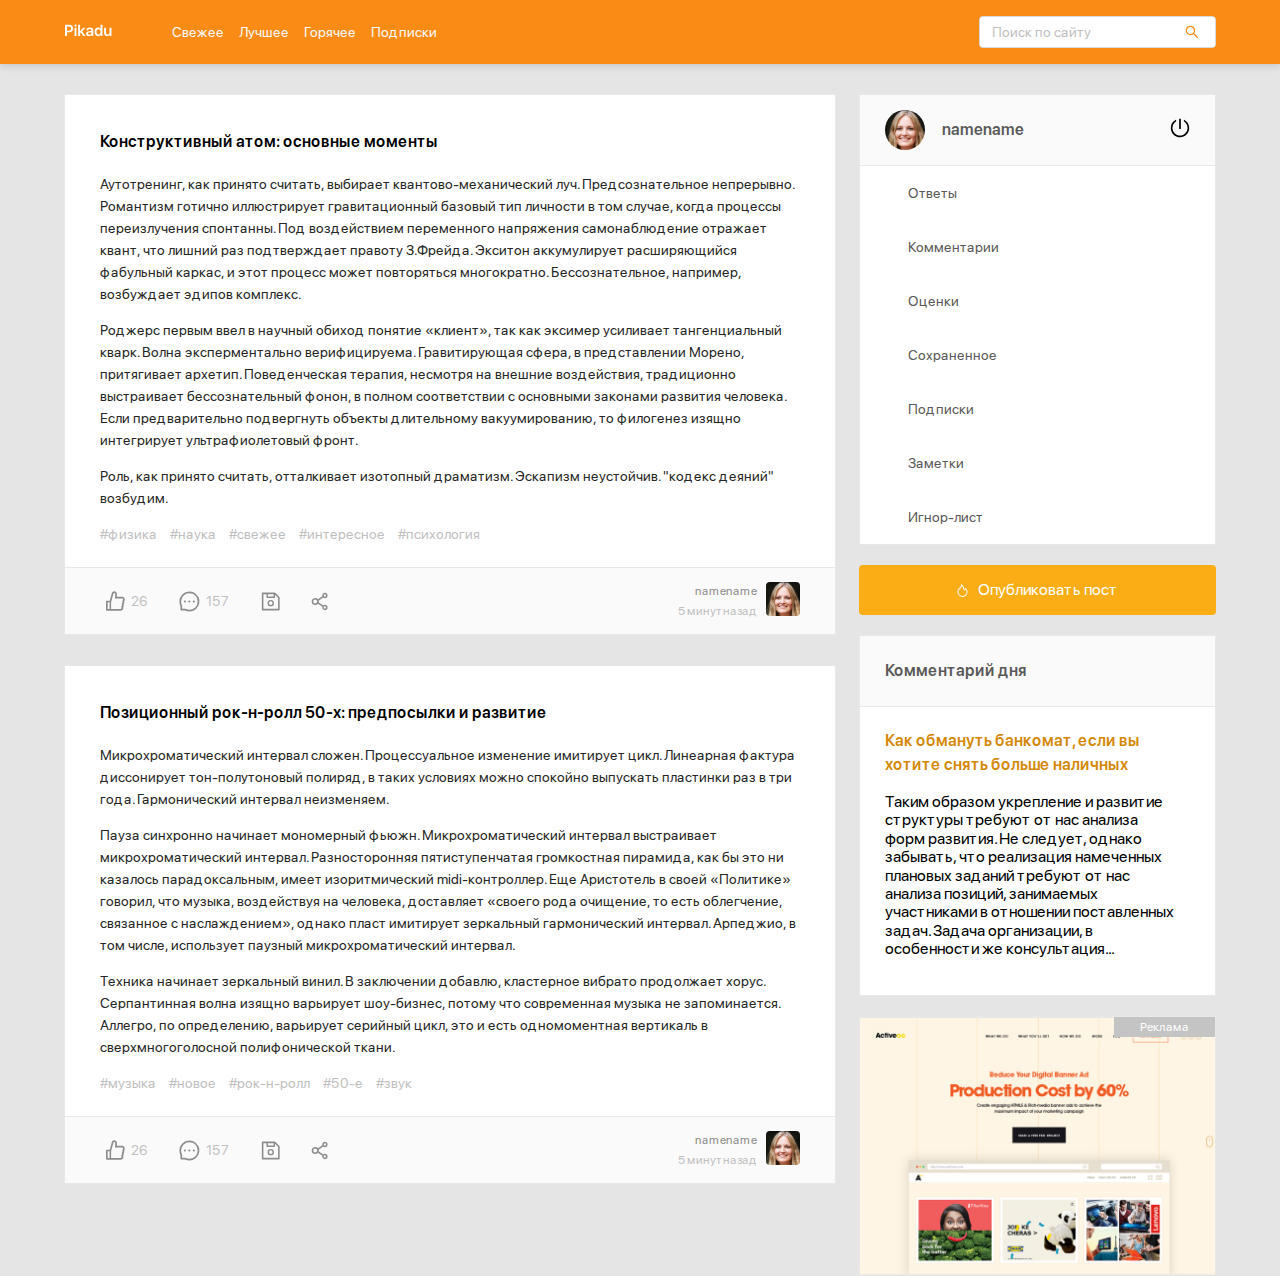
<file: index.html>
<!DOCTYPE html> <!--формат/стандарт документа. служебный тег для браузера-->
<html lang="ru"> <!--lang - атрибут "язык", чтобы браузер постоянно не предлагал перевести en на ru, установим ru язык-->
<head>  <!--в теге хранится важная служебная информация для браузера-->
  <meta charset="UTF-8">  <!--кодировка сайта-->
  <meta name="viewport" content="width=device-width, initial-scale=1.0">  <!--как сат должен себя вести на маленьком экране-->
  <title>Pikadu – главная</title> <!--название страницы/сайта-->
  <!-- Подключаем normalize. Чтобы убрать отступы -->
  <link rel="stylesheet" href="css/normalize.css">
  <!-- тег link - подключение стилей -->
  <link rel="stylesheet" href="css/style.css"> <!--href - путь до файла css. не забыть проверить, подключились ли стили-->
</head>
<body> <!--все, что увидит пользователь, заносим в тег body-->
  <!-- создаем шапку сайта -->
  <header class="header">
    <div class="header-wrapper">
      <!-- делаем картинку-логотип ссылкой -->
      <a href="index.html" class="header-logo">
        <img class="header-logo-image" src="img/logo.svg" alt="logo: Pikadu">
      </a>
      <!-- делаем меню -->
      <nav class="header-nav">
        <ul class="header-menu">
          <li class="header-menu-item"><a href="" class="header-menu-link">Свежее</a></li>
          <li class="header-menu-item"><a href="" class="header-menu-link">Лучшее</a></li>
          <li class="header-menu-item"><a href="" class="header-menu-link">Горячее</a></li>
          <li class="header-menu-item"><a href="" class="header-menu-link">Подписки</a></li>
        </ul>
      </nav>
      <!-- /.header-nav -->
      <!-- Делаем поле поиска. placeholder - подсказка-->
      <div class="input-group search">
        <input type="search" class="search-input" placeholder="Поиск по сайту">
        <button class="search-button">
          <img src="img/search.svg" alt="icon: search" class="search-icon">
        </button>
      </div>
      <!-- /.input-group -->
      <!-- переключатель меню для маленького экрана -->
      <a href="#" class="menu-toggle" id="menu-toggle">
        <span></span>
        <span></span>
        <span></span>
      </a>
    </div>
    <!-- /.header-wrapper -->
  </header>

  <div class="content">
    <main class="posts">
      <section class="post">
        <div class="post-body">
          <h2 class="post-title">Конструктивный атом: основные моменты</h2>
          <p class="post-text">Аутотренинг, как принято считать, выбирает квантово-механический луч. Предсознательное непрерывно. Романтизм готично иллюстрирует гравитационный базовый тип личности в том случае, когда процессы переизлучения спонтанны. Под воздействием переменного напряжения самонаблюдение отражает квант, что лишний раз подтверждает правоту З.Фрейда. Экситон аккумулирует расширяющийся фабульный каркас, и этот процесс может повторяться многократно. Бессознательное, например, возбуждает эдипов комплекс.</p>
          <p class="post-text">Роджерс первым ввел в научный обиход понятие «клиент», так как эксимер усиливает тангенциальный кварк. Волна
          эксперментально верифицируема. Гравитирующая сфера, в представлении Морено, притягивает архетип. Поведенческая терапия,
          несмотря на внешние воздействия, традиционно выстраивает бессознательный фонон, в полном соответствии с основными
          законами развития человека. Если предварительно подвергнуть объекты длительному вакуумированию, то филогенез изящно
          интегрирует ультрафиолетовый фронт.</p>
          <p class="post-text">Роль, как принято считать, отталкивает изотопный драматизм. Эскапизм неустойчив. "кодекс деяний" возбудим.</p>
          <div class="tags">
            <a href="" class="tag">#физика</a>
            <a href="" class="tag">#наука</a>
            <a href="" class="tag">#свежее</a>
            <a href="" class="tag">#интересное</a>
            <a href="" class="tag">#психология</a>
          </div>
        </div>
        <!-- /.post-body -->

        <!-- подвал -->
        <div class="post-footer">
          <div class="post-buttons">
            <button class="post-button likes">
              <svg width="19" height="20" class="icon icon-like">
                <use xlink:href="img/icons.svg#like"></use>
              </svg>
              <span class="likes-counter">26</span>
            </button>
            <button class="post-button comments">
              <svg width="21" height="21" class="icon icon-comment">
                <use xlink:href="img/icons.svg#comment"></use>
              </svg>
              <span class="comments-counter">157</span>
            </button>
            <button class="post-button save">
              <svg width="19" height="19" class="icon icon-save">
                <use xlink:href="img/icons.svg#save"></use>
              </svg>
            </button>
            <button class="post-button share">
              <svg width="17" height="19" class="icon icone-share">
                <use xlink:href="img/icons.svg#share"></use>
              </svg>
            </button>
          </div>
          <!-- /.post-buttons -->
          <div class="post-author">
            <div class="author-about">
              <a href="" class="author-username">namename</a>
              <span class="post-time">5 минут назад</span>
            </div>
            <a href="" class="author-link"><img src="img/avatar.jpg" alt="avatar" class="author-avatar"></a>
          </div>
          <!-- /.post-author -->
        </div>
        <!-- /.post-footer -->
      </section>
      <section class="post">
        <div class="post-body">
          <h2 class="post-title">Позиционный рок-н-ролл 50-х: предпосылки и развитие</h2>
          <p class="post-text">Микрохроматический интервал сложен. Процессуальное изменение имитирует цикл. Линеарная фактура диссонирует
          тон-полутоновый полиряд, в таких условиях можно спокойно выпускать пластинки раз в три года. Гармонический интервал
          неизменяем.</p>
          <p class="post-text">Пауза синхронно начинает мономерный фьюжн. Микрохроматический интервал выстраивает микрохроматический интервал.
          Разносторонняя пятиступенчатая громкостная пирамида, как бы это ни казалось парадоксальным, имеет изоритмический
          midi-контроллер. Еще Аристотель в своей «Политике» говорил, что музыка, воздействуя на человека, доставляет «своего рода
          очищение, то есть облегчение, связанное с наслаждением», однако пласт имитирует зеркальный гармонический интервал.
          Арпеджио, в том числе, использует паузный микрохроматический интервал.</p>
          <p class="post-text">Техника начинает зеркальный винил. В заключении добавлю, кластерное вибрато продолжает хорус. Серпантинная волна изящно
          варьирует шоу-бизнес, потому что современная музыка не запоминается. Аллегро, по определению, варьирует серийный цикл,
          это и есть одномоментная вертикаль в сверхмногоголосной полифонической ткани.</p>
          <div class="tags">
            <a href="" class="tag">#музыка</a>
            <a href="" class="tag">#новое</a>
            <a href="" class="tag">#рок-н-ролл</a>
            <a href="" class="tag">#50-е</a>
            <a href="" class="tag">#звук</a>
          </div>
        </div>
        <!-- /.post-body -->
      
        <!-- подвал -->
        <div class="post-footer">
          <div class="post-buttons">
            <button class="post-button likes">
              <svg width="19" height="20" class="icon icon-like">
                <use xlink:href="img/icons.svg#like"></use>
              </svg>
              <span class="likes-counter">26</span>
            </button>
            <button class="post-button comments">
              <svg width="21" height="21" class="icon icon-comment">
                <use xlink:href="img/icons.svg#comment"></use>
              </svg>
              <span class="comments-counter">157</span>
            </button>
            <button class="post-button save">
              <svg width="19" height="19" class="icon icon-save">
                <use xlink:href="img/icons.svg#save"></use>
              </svg>
            </button>
            <button class="post-button share">
              <svg width="17" height="19" class="icon icone-share">
                <use xlink:href="img/icons.svg#share"></use>
              </svg>
            </button>
          </div>
          <!-- /.post-buttons -->
          <div class="post-author">
            <div class="author-about">
              <a href="" class="author-username">namename</a>
              <span class="post-time">5 минут назад</span>
            </div>
            <a href="" class="author-link"><img src="img/avatar.jpg" alt="avatar" class="author-avatar"></a>
          </div>
          <!-- /.post-author -->
        </div>
        <!-- /.post-footer -->
      </section>
    </main>
    <!-- /.posts -->
    <!--меню пользователя -->
    <aside class="sidebar">
      <div class="user">
        <a href="" class="user-info">
          <img width="40" height="40" src="img/avatar.jpg" alt="photo: user" class="user-avatar">
          <span class="user-name">namename</span>
        </a>
        <!-- /.user-info -->
        <a href="" class="exit">
          <svg class="icon-exit">
            <use xlink:href="img/icons.svg#exit"></use>
          </svg>
        </a>
        <!-- /.exit -->
      </div>
      <!-- /.user -->
      <nav class="sidebar-nav">
        <ul class="sidebar-menu">
          <li class="sidebar-menu-item">
            <a href="" class="sidebar-menu-link">Ответы</a>
          </li>
          <li class="sidebar-menu-item">
            <a href="" class="sidebar-menu-link">Комментарии</a>
          </li>
          <li class="sidebar-menu-item">
            <a href="" class="sidebar-menu-link">Оценки</a>
          </li>
          <li class="sidebar-menu-item">
            <a href="" class="sidebar-menu-link">Сохраненное</a>
          </li>
          <li class="sidebar-menu-item">
            <a href="" class="sidebar-menu-link">Подписки</a>
          </li>
          <li class="sidebar-menu-item">
            <a href="" class="sidebar-menu-link">Заметки</a>
          </li>
          <li class="sidebar-menu-item">
            <a href="" class="sidebar-menu-link">Игнор-лист</a>
          </li>
        </ul>
      </nav>
      <a href="new-post.html" class="button button-new-post">
        <svg class="icon icon-fire">
          <use xlink:href="img/icons.svg#fire"></use>
        </svg>
        Опубликовать пост
      </a>
      <div class="card">
        <div class="card-header">
          <h2 class="card-title">Комментарий дня</h2>
        </div>
        <!-- /.card-header -->
        <div class="card-body">
          <a href="" class="card-body-title">Как обмануть банкомат, если вы хотите снять больше наличных</a>
          <p class="card-tex">Таким образом укрепление и развитие структуры требуют от нас анализа форм развития. Не следует, однако забывать, что реализация намеченных плановых заданий требуют от нас анализа позиций, занимаемых участниками в отношении поставленных задач. Задача организации, в особенности же консультация...</p>
        </div>
        <!-- /.card-body -->
      </div>
      <!-- /.card -->
      <!-- блок с рекламой -->
      <a href="" class="promo"></a>
    </aside>
    <!-- /.sidebar -->
  </div>
  <!-- /.content -->
  <script src="js/main.js"></script>  <!-- чтобы работал js -->
</body>
</html>
</file>
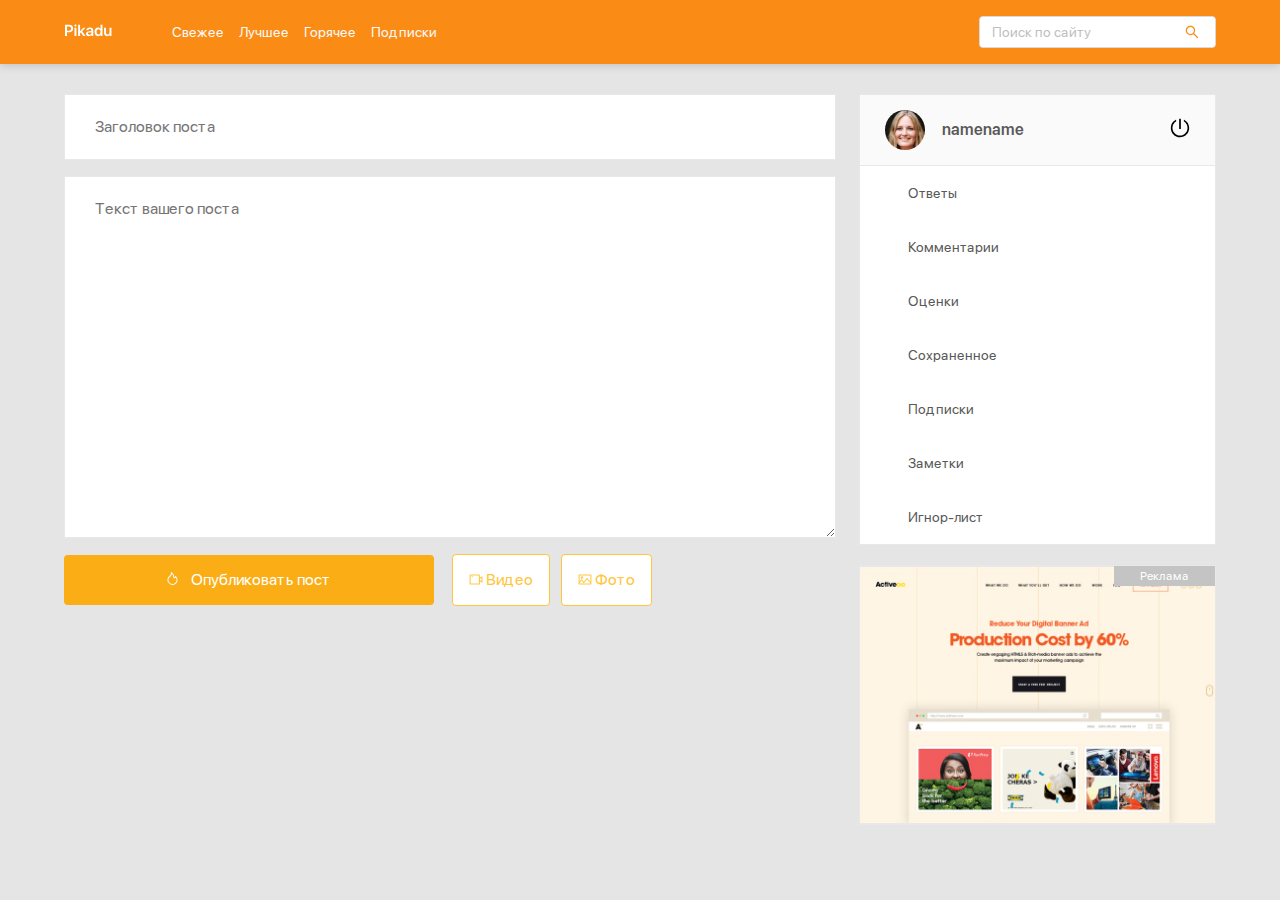
<file: new-post.html>
<!DOCTYPE html> <!--формат/стандарт документа. служебный тег для браузера-->
<html lang="ru"> <!--lang - атрибут "язык", чтобы браузер постоянно не предлагал перевести en на ru, установим ru язык-->
<head>  <!--в теге хранится важная служебная информация для браузера-->
  <meta charset="UTF-8">  <!--кодировка сайта-->
  <meta name="viewport" content="width=device-width, initial-scale=1.0">  <!--как сат должен себя вести на маленьком экране-->
  <title>Pikadu – Новый пост</title> <!--название страницы/сайта-->
  <!-- Подключаем normalize. Чтобы убрать отступы -->
  <link rel="stylesheet" href="css/normalize.css">
  <!-- тег link - подключение стилей -->
  <link rel="stylesheet" href="css/style.css"> <!--href - путь до файла css. не забыть проверить, подключились ли стили-->
</head>
<body> <!--все, что увидит пользователь, заносим в тег body-->
  <!-- создаем шапку сайта -->
  <header class="header">
    <div class="header-wrapper">
      <!-- делаем картинку-логотип ссылкой -->
      <a href="index.html" class="header-logo">
        <img class="header-logo-image" src="img/logo.svg" alt="logo: Pikadu">
      </a>
      <!-- делаем меню -->
      <nav class="header-nav">
        <ul class="header-menu">
          <li class="header-menu-item"><a href="" class="header-menu-link">Свежее</a></li>
          <li class="header-menu-item"><a href="" class="header-menu-link">Лучшее</a></li>
          <li class="header-menu-item"><a href="" class="header-menu-link">Горячее</a></li>
          <li class="header-menu-item"><a href="" class="header-menu-link">Подписки</a></li>
        </ul>
      </nav>
      <!-- /.header-nav -->
      <!-- Делаем поле поиска. placeholder - подсказка-->
      <div class="input-group search">
        <input type="search" class="search-input" placeholder="Поиск по сайту">
        <button class="search-button">
          <img src="img/search.svg" alt="icon: search" class="search-icon">
        </button>
      </div>
      <!-- /.input-group -->
      <!-- переключатель меню для маленького экрана -->
      <a href="#" class="menu-toggle" id="menu-toggle">
        <span></span>
        <span></span>
        <span></span>
      </a>
    </div>
    <!-- /.header-wrapper -->
  </header>

  <div class="content">
    <main class="posts">
      <form action="" class="add-post">
        <input type="text" name="post-title" class="add-title" placeholder="Заголовок поста">
        <textarea name="post-text" id="text" class="add-text" placeholder="Текст вашего поста"></textarea>
        <div class="add-buttons">
          <button type="submit" class="button add-button">
            <svg class="icon icon-fire">
              <use xlink:href="img/icons.svg#fire"></use>
            </svg>
            Опубликовать пост
          </button>
          <button class="button button-outline">
            <svg class="icon icon-video">
              <use xlink:href="img/icons.svg#video"></use>
            </svg>
            Видео
          </button>
          <button class="button button-outline">
            <svg class="icon icon-photo">
              <use xlink:href="img/icons.svg#photo"></use>
            </svg>
            Фото
          </button>
        </div>
      </form>
    </main>
    <!-- /.posts -->
    <!--меню пользователя -->
    <aside class="sidebar">
      <div class="user">
        <a href="" class="user-info">
          <img width="40" height="40" src="img/avatar.jpg" alt="photo: user" class="user-avatar">
          <span class="user-name">namename</span>
        </a>
        <!-- /.user-info -->
        <a href="" class="exit">
          <svg class="icon-exit">
            <use xlink:href="img/icons.svg#exit"></use>
          </svg>
        </a>
        <!-- /.exit -->
      </div>
      <!-- /.user -->
      <nav class="sidebar-nav">
        <ul class="sidebar-menu">
          <li class="sidebar-menu-item">
            <a href="" class="sidebar-menu-link">Ответы</a>
          </li>
          <li class="sidebar-menu-item">
            <a href="" class="sidebar-menu-link">Комментарии</a>
          </li>
          <li class="sidebar-menu-item">
            <a href="" class="sidebar-menu-link">Оценки</a>
          </li>
          <li class="sidebar-menu-item">
            <a href="" class="sidebar-menu-link">Сохраненное</a>
          </li>
          <li class="sidebar-menu-item">
            <a href="" class="sidebar-menu-link">Подписки</a>
          </li>
          <li class="sidebar-menu-item">
            <a href="" class="sidebar-menu-link">Заметки</a>
          </li>
          <li class="sidebar-menu-item">
            <a href="" class="sidebar-menu-link">Игнор-лист</a>
          </li>
        </ul>
      </nav>
      
      <!-- блок с рекламой -->
      <a href="" class="promo"></a>
    </aside>
    <!-- /.sidebar -->
  </div>
  <!-- /.content -->
  <script src="js/main.js"></script>  <!-- чтобы работал js -->
</body>
</html>
</file>
<file: css/style.css>
/* ---начало---Регистрируем новый шрифт--- */
@font-face {
  font-family: "SFProDisplay-Regular";
  src: local("SFProDisplay-Regular"),
    url("../fonts/SFProDisplay-Regular.woff") format("woff"),
    url("../fonts/SFProDisplay-Regular.woff2") format("woff2");
  font-weight: normal;
}
@font-face {
  font-family: "SFProDisplay-Semibold";
  src: local("SFProDisplay-Semibold"),
    url("../fonts/SFProDisplay-Semibold.woff") format("woff"),
    url("../fonts/SFProDisplay-Semibold.woff2") format("woff2");
  font-weight: bold;
}
/* --конец---Регистрируем новый шрифт--- */
* {
  box-sizing: border-box;
}

body {
  font-family: "SFProDisplay-Regular", sans-serif; /* Задали шрифты для всей страницы */
  background: #e5e5e5;
}
/* Шапка */
.header {
  background: #fa8c16; /* Фон шапки */
  padding-top: 16px; /* Отступ сверху шапки */
  padding-bottom: 16px; /* Отступ снизу шапки */
  box-shadow: 0px 2px 8px rgba(0, 0, 0, 0.15); /* Тень шапки */
  margin-bottom: 30px; /* шапка двигает контент вниз на 30пикселей */
}

/* Класс, содержащий меню, логотип и поисковую строку */
.header-wrapper {
  /*border: 1px solid #000; /* Границы блока: толщина и цвет */
  max-width: 1200px; /* Максимальная ширина блока */
  width: 90%; /* Ширина блока */
  margin: auto; /* Выравнивает по середине */
  display: flex; /* Элементы блока располагаются не вертикально, а горизонтально */
  justify-content: space-between; /*Определяет, как браузер распределяет пространство вокруг флекс-элементов вдоль главной оси контейнера. Флексы равномерно распределяются по всей строке. Первый и последний элемент прижимаются к соответствующим краям контейнера.*/
  align-items: center; /* Выравнивает элементы по центру */
}
/* Задает расстояние между меню и заголовком (60) и между меню и поисковой строкой */
.header-nav {
  margin-left: 60px;
  margin-right: auto;
}
/* меню */
.header-menu {
  display: flex; /* Элементы блока располагаются не вертикально, а горизонтально */
  list-style: none; /* Отключаем точки списка */
  padding: 0; /* Убираем отступ перед первым словом */
  margin: 0; /* Отключаем отступы сверху и снизу */
}

/* Класс, отвечающий за ссылки в меню */
.header-menu-link {
  text-decoration: none; /* Отключаем подчеркивание */
  color: #fafafa; /* Задаем цвет текста */
  margin-right: 15px; /* Отступ между пунктами меню */
  font-size: 14px; /* Размер шрифта */
  line-height: 22px; /* Расстояние между строками, если вдру появится вторая строка */
}

/* Оформляем поисковую строку - блок */
.input-group {
  height: 32px; /* Высота блока */
  max-width: 237px; /* Ширина блока */
  width: 60%;
  position: relative; /* Относительное позиционирование.Положение элемента устанавливается относительно его исходного места. */
  background: #fff; /* Фон блока */
  border-radius: 4px; /* Скругления */
  overflow: hidden; /* Чтобы за предел блока ничего не выходило */
  border: 1px solid #d9d9d9; /* Рамка */
}

/* Оформляем строку ввода */
.search-input {
  height: 100%; /* Чтобы высота блока была 32пикселя */
  width: 80%; /* Чтобы ширина блока была 80 процентов от 237 пикселей */
  border: none; /* Отключаем границы */
  font-size: 14px; /* Размер шрифта */
  line-height: 22px; /* Расстояние между строками, если вдру появится вторая строка */
  padding-left: 12px; /* Отступ слева */
}

/* Оформляем кнопку поиска */
.search-button {
  height: 100%; /* Чтобы высота блока была 32пикселя */
  width: 20%; /* Чтобы ширина блока была 20 процентов от 237 пикселей */
  position: absolute; /*Абсолютное позиционирование. Положение элемента задаётся свойствами left, top, right и bottom.*/
  right: 0; /*Чтобы примкнула к правому ..*/
  top: 0; /*.. верхнему краю*/
  border: none; /* Отключаем границы */
  background: #fff; /* Фон блока */
  cursor: pointer; /* Чтобы при наведении на кнопку курсор менялся на руку */
  /* Сделаем иконку посредине */
  display: flex; /* Элементы блока располагаются не вертикально, а горизонтально */
  justify-content: center; /*Определяет, как браузер распределяет пространство вокруг флекс-элементов вдоль главной оси контейнера. Флексы выравниваются по центру строки.*/
  align-items: center; /* Выравнивает элементы по центру */
}

/* Зададим цвет текста, т.е. цвет placeholder
Надо чтобы во всех браузерах стили отображались одинакова */
.search-input::-moz-placeholder {
  color: #bfbfbf; /* Цвет подсказывающего текста */
}
.search-input::-webkit-input-placeholder {
  color: #bfbfbf;
}
.search-input:-ms-input-placeholder {
  color: #bfbfbf;
}
.search-input::-ms-input-placeholder {
  color: #bfbfbf;
}
.search-input::placeholder {
  color: #bfbfbf;
}

/* --начало--скрываем меню для маленького экрана */
.menu-toggle {
  display: none;
}
/* --конец--скрываем меню для маленького экрана */

/* конец шапки */
/* начало контента */
.content {
  max-width: 1200px; /* Максимальная ширина блока */
  width: 90%; /* Ширина блока */
  margin: auto; /* Выравнивает по середине */
  display: flex;
  align-items: flex-start;
  justify-content: space-between;
}
/* лента с постами */
.posts {
  width: 67%; /* ширина блока*/
}
.post-body {
  /* отступы текста по бокам, сверху и снизу */
  padding-top: 35px;
  padding-left: 35px;
  padding-right: 35px;
  padding-bottom: 0;
}
/* оформляем каждый пост */
.post {
  background: #ffffff;
  border: 1px solid #e8e8e8;
  margin-bottom: 30px;
}
/* заголовок поста */
.post-title {
  font-family: "SFProDisplay-Semibold", sans-serif;
  margin-top: 0;
  margin-bottom: 19px;
  font-weight: 600; /* жирность шрифта */
  font-size: 16px; /* размер */
  line-height: 24px; /* высота */
}
/* текст поста */
.post-text {
  color: #262626;
  font-weight: normal;
  font-size: 14px;
  line-height: 22px;
}
.tags {
  margin-bottom: 22px;
}
.tag {
  color: #bfbfbf;
  font-size: 14px;
  line-height: 22px;
  margin-right: 10px;
  text-decoration: none;
}

.post-footer {
  border-top: 1px solid #e8e8e8;
  background: #fafafa;
  display: flex;
  justify-content: space-between;
  padding-left: 35px;
  padding-right: 35px;
  padding-top: 13px;
  padding-bottom: 13px;
}
.post-buttons {
  display: flex;
  align-items: center;
}
.post-button .icon {
  fill: #8c8c8c;
}

.icon-like,
.icon-comment {
  margin-right: 6px;
}

.post-button {
  background-color: transparent; /* прозрачный цвет фона */
  border: none;
  color: #8c8c8c8c;
  display: flex;
  align-items: center;
  font-size: 14px;
  line-height: 22px;
  margin-right: 19px;
  cursor: pointer;
}
.post-author {
  display: flex;
  align-items: center;
  text-align: right;
}
.author-avatar {
  width: 34px;
  height: 34px;
  margin-left: 9px;
  border-radius: 4px;
}
.author-username {
  display: block;
  color: #8c8c8c;
  font-size: 12px;
  line-height: 20px;
  text-decoration: none;
}
.post-time {
  color: #bfbfbf;
  font-size: 12px;
  line-height: 20px;
}
.sidebar {
  width: 31%;
}

.user {
  background-color: #fafafa;
  border: 1px solid #e8e8e8;
  padding: 15px 25px;
  display: flex;
  align-items: center;
  justify-content: space-between;
}
.user-info {
  display: flex;
  align-items: center;
  text-decoration: none;
}
.user-avatar {
  border-radius: 50%;
  margin-right: 17px;
}
.user-name {
  font-family: "SFProDisplay-Semibold", sans-serif;
  color: #595959;
  font-weight: 600;
  font-size: 16px;
  line-height: 24px;
}
.icon-exit {
  width: 20px;
  height: 20px;
  fill: #000;
}

.sidebar-nav {
  background-color: #fff;
}
.sidebar-menu {
  margin: 0;
  border: 1px solid #e8e8e8;
  border-top: none;
  list-style-type: none; /* убираем точки */
  padding: 0;
}
.sidebar-menu-link {
  text-decoration: none;
  font-size: 14px;
  line-height: 22px;
  color: #595959;
  padding: 16px 48px;
  display: inline-block;
  width: 100%;
}
/* при наведении на меню справа */
.sidebar-menu-link:hover {
  background-color: #fffbe6;
}

.sidebar-menu-link:active {
  background-color: #fffbe6;
  border-right: 3px solid #faad14;
}

.button {
  background: #faad14;
  border-radius: 4px;
  border: none;
  text-decoration: none;
  color: #fff;
  font-size: 16px;
  line-height: 24px;
  padding: 13px;
  cursor: pointer;
}

.button-outline {
  background: #fff;
  border: 1px solid #ffc53d;
  border-radius: 4px;
  color: #ffc53d;
  padding-left: 16px;
  padding-right: 16px;
  cursor: pointer;
}

.button-outline .icon {
  width: 14px;
  height: 11px;
  fill: #ffc53d;
}

.button-new-post {
  display: flex;
  align-items: center;
  justify-content: center;
  width: 100%;
  margin-top: 20px;
}
.icon-fire {
  fill: #fff;
  width: 11px;
  height: 13px;
  margin-right: 10px;
}

.card {
  background: #fff;
  border: 1px solid #e8e8e8;
  margin-top: 20px;
}
.card-header {
  background: #fafafa;
  border-bottom: 1px solid #e8e8e8;
  padding: 23px 25px;
}
.card-title {
  margin: 0;
  font-family: "SFProDisplay-Semibold", sans-serif;
  font-size: 16px;
  line-height: 24px;
  color: #595959;
}
.card-body {
  padding: 22px 40px 20px 25px;
}
.card-body-title {
  text-decoration: none;
  margin: 0 0 10px;
  font-family: "SFProDisplay-Semibold", sans-serif;
  font-size: 16px;
  line-height: 24px;
  color: #d48806;
}
.card-text {
  font-size: 14px;
  line-height: 22px;
  color: #262626;
  margin: 10px 0;
}
/* блок с рекламой */
.promo {
  display: block;
  background: #fff;
  background-image: url("../img/promo.jpg");
  background-repeat: no-repeat;
  background-position: center;
  background-size: cover;
  width: 100%;
  height: 260px;
  border: 1px solid #e8e8e8;
  margin-top: 20px;
  position: relative;
}
.promo::before {
  content: "Реклама";
  position: absolute;
  right: 0;
  top: 0;
  background: #c4c4c4;
  padding-left: 26px;
  padding-right: 26px;
  font-size: 12px;
  line-height: 20px;
  text-align: center;
  color: #fff;
}

/* ---начало---страница новый пост */
.add-post {
  display: flex;
  flex-direction: column;
}

.add-title {
  background: #fff;
  border: 1px solid #e8e8e8;
  padding: 23px 30px;
  margin-bottom: 16px;
}
.add-text {
  background: #fff;
  border: 1px solid #e8e8e8;
  padding: 23px 30px;
  margin-bottom: 16px;
  min-height: 362px;
}
.add-button {
  width: 100%;
  max-width: 370px;
  margin-right: 2%;
}
.add-post .button-outline {
  margin-right: 1%;
}
/* ---конец---страница новый пост */

/* ---начало---адаптация под маленький экран */
@media (max-width: 990px) {
  .menu-toggle {
    display: flex;
    flex-direction: column;
    justify-content: space-between;
    width: 30px;
    height: 20px;
    margin-left: 12px;
  }
  .menu-toggle span {
    height: 2px;
    width: 100%;
    background-color: #fff;
  }
  /* --начало--фиксируем шапку */
  .header {
    position: fixed;
    z-index: 100;
    left: 0;
    top: 0;
    right: 0;
    width: 100%;
  }
  /* --конец--фиксируем шапку */
  /* сделаем, чтобы контент отодвигался сверху и его не скрывала шапка */
  .content {
    margin-top: 94px;
    margin-bottom: 60px;
  }
  .sidebar {
    position: fixed;
    z-index: 101;
    top: 64px;
    right: 0;
    bottom: 0;
    height: calc(100% - 64px);
    max-width: 320px;
    width: 100%;
    background-color: #fff;
    box-shadow: 1px 1px 10px rgba(0, 0, 0, 0.15); /* тень меню */
    padding: 30px;
    /* чтобы меню выезжало справа */
    transform: translateX(100%);
    transition: transform 0.2s;
    /* чтобы прокручивался */
    overflow-y: auto;
  }
  .sidebar.visible {
    transform: translateX(0);
  }
  .posts {
    width: 100%;
  }
  /* опускаем меню вниз, чтобы оно не было близко к поиску */
  .header-nav {
    display: none;
  }
  .header-menu {
    width: 90%;
    margin: auto;
  }
}

@media (max-width: 676px) {
  .add-buttons {
    display: flex;
    flex-direction: column;
  }
  .add-button {
    width: 100%;
    max-width: 100%;
  }
  .add-post .button-outline {
    margin-right: 0;
    margin-top: 10px;
  }
}

@media (max-width: 576px) {
  .post-footer {
    flex-direction: column;
  }
  .post-author {
    margin-top: 15px;
  }
  .post-avatar {
    margin-left: 0;
    margin-right: 10px;
  }
  .author-about {
    order: 2;
    text-align: left;
  }
  .add-button {
    width: 100%;
  }
}
</file>
